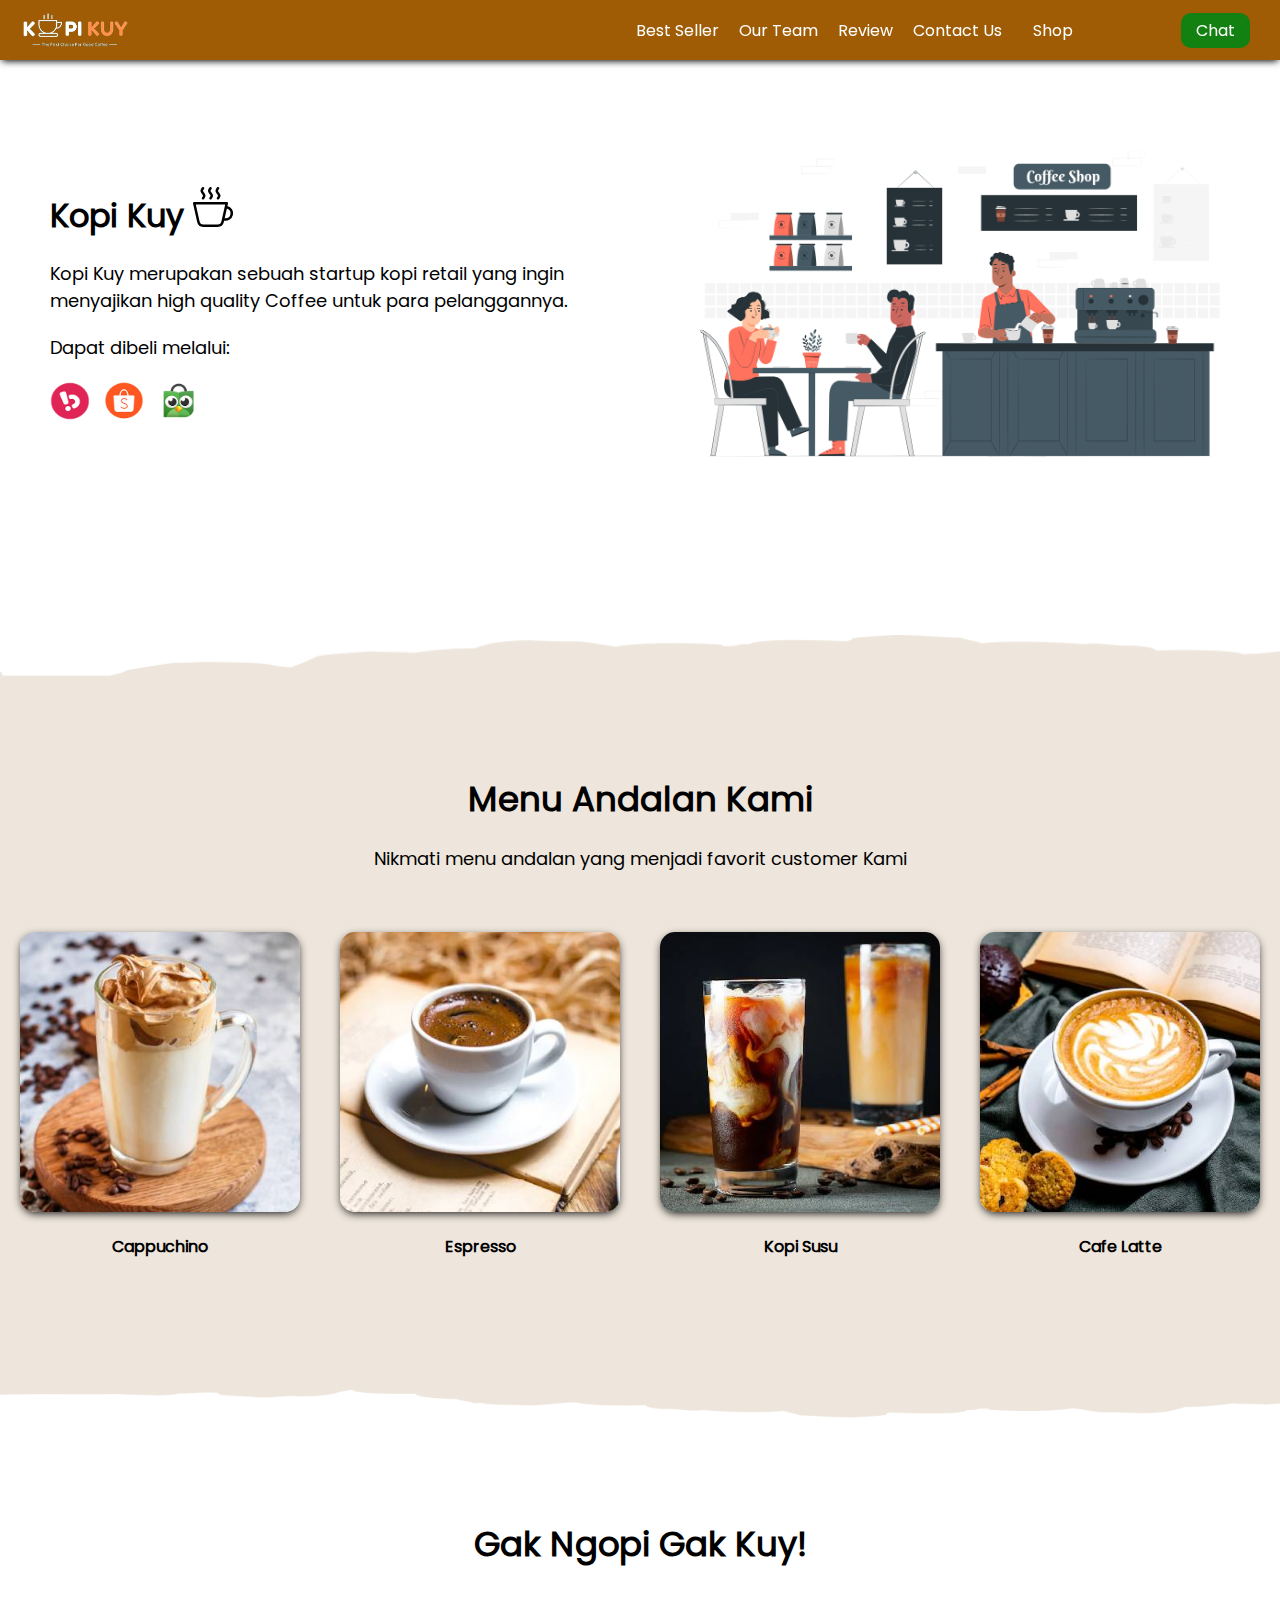
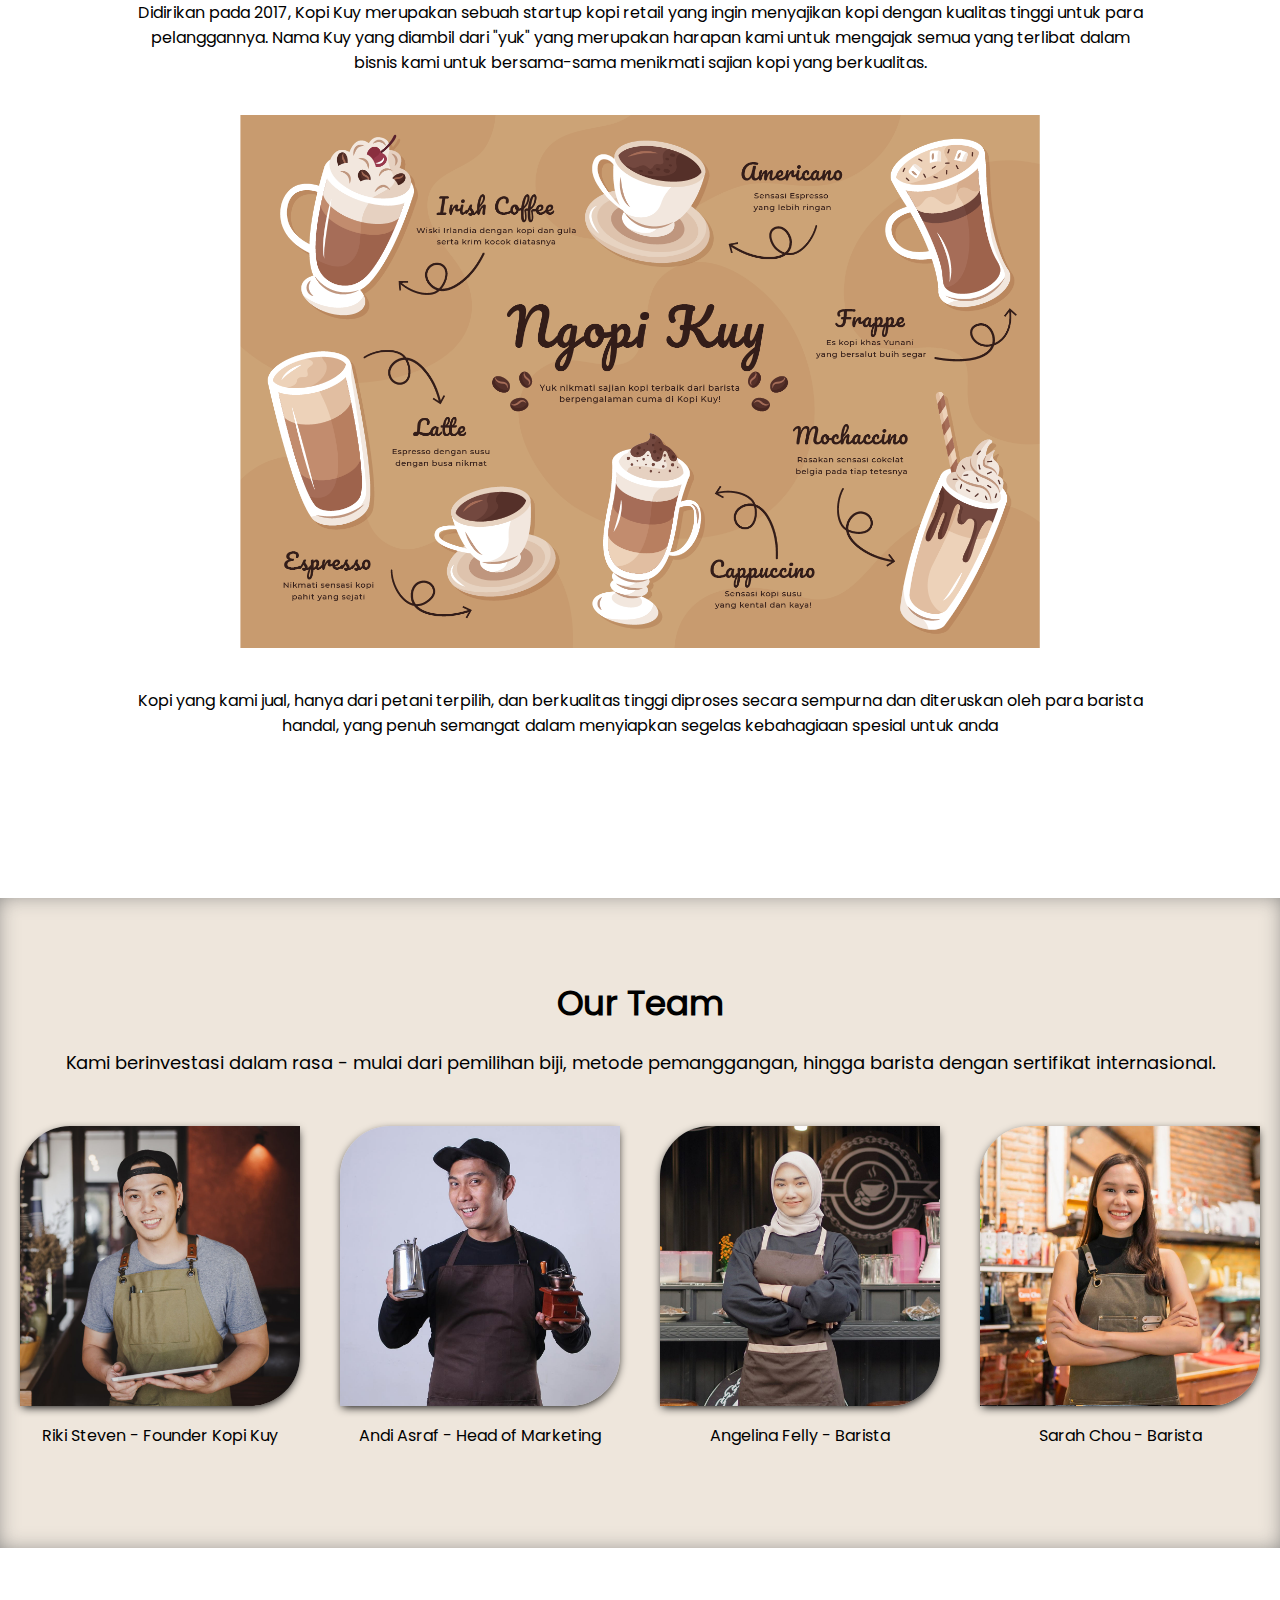
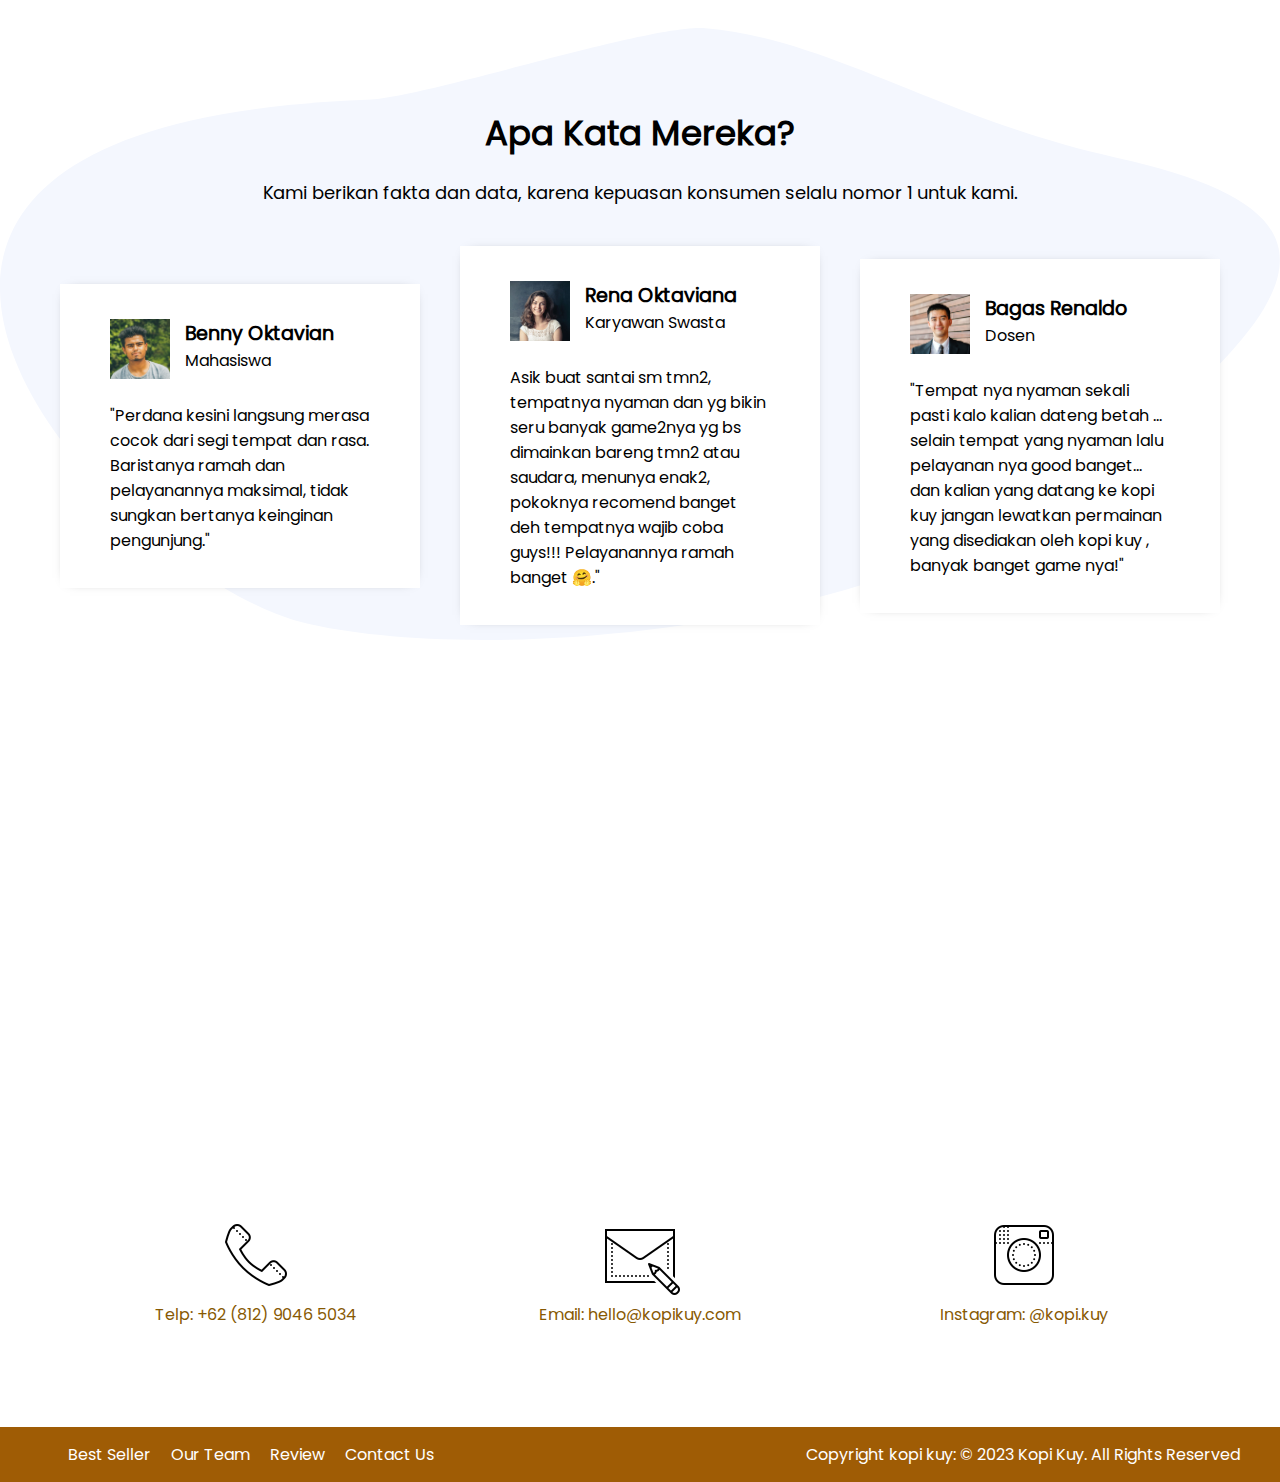
<file: index.html>
<!DOCTYPE html>
<html lang="id">
  <head>
    <meta charset="UTF-8" />
    <meta http-equiv="X-UA-Compatible" content="IE=edge" />
    <meta name="viewport" content="width=device-width, initial-scale=1.0" />
    <link rel="shortcut icon" href="images/favicon.ico" type="image/x-icon" />
    <title>Kopi Kuy</title>
    <link rel="stylesheet" href="css/style.css" />
  </head>

  <body>
    <nav>
      <img class="logo" src="images/logo/logo_kuy.png" />
      <div class="navigasi">
        <a href="#best-seller">Best Seller</a>
        <a href="#our-team">Our Team</a>
        <a href="#review">Review</a>
        <a href="#contact-us">Contact Us</a>
      </div>
      <a class="shop" href="produk.html">Shop</a>
      <a
        class="chat"
        href="https://wa.me/6283845529777?text=Saya ingin bertanya"
        target="_blank"
        >Chat</a
      >
    </nav>

    <!-- Tulis Kode HTML / <header> Setelah baris di bawah ini (baris 28) -->

    <header>
      <div class="kiri">
        <h1>Kopi Kuy <img src="images/icon/icon_kopi.svg" alt="" /></h1>
        <p>
          Kopi Kuy merupakan sebuah startup kopi retail yang ingin menyajikan
          high quality Coffee untuk para pelanggannya.
        </p>
        <p>Dapat dibeli melalui:</p>
        <div class="olshop">
          <img src="images/logo/logo_bukalapak.png" alt="" />
          <img src=" images/logo/logo_shopee.png" alt="" />
          <img src="images/logo/logo_tokopedia.png" alt="" />
        </div>
      </div>
      <div class="kanan">
        <img src=" images/header/header3.png " alt="" />
      </div>
    </header>

    <section class="best-seller" id="best-seller">
      <h2>Menu Andalan Kami</h2>
      <p>Nikmati menu andalan yang menjadi favorit customer Kami</p>
      <div class="produk">
        <img src="images/produk/product_capuchino.jpg" alt="" />
        <p>Cappuchino</p>
      </div>
      <div class="produk">
        <img src="images/produk/product_espresso.jpg" alt="" />
        <p>Espresso</p>
      </div>
      <div class="produk">
        <img src="images/produk/product_kopi_susu.jpg" alt="" />
        <p>Kopi Susu</p>
      </div>
      <div class="produk">
        <img src="  images/produk/product_latte.jpg" alt="" />
        <p>Cafe Latte</p>
      </div>
    </section>

    <section class="about-us" id="about-us">
      <h2>Gak Ngopi Gak Kuy!</h2>
      <p>
        Didirikan pada 2017, Kopi Kuy merupakan sebuah startup kopi retail yang
        ingin menyajikan kopi dengan kualitas tinggi untuk para pelanggannya.
        Nama Kuy yang diambil dari "yuk" yang merupakan harapan kami untuk
        mengajak semua yang terlibat dalam bisnis kami untuk bersama-sama
        menikmati sajian kopi yang berkualitas.
      </p>

      <img src="images/about-us/aset_kopi_jumbo.png" alt="" />
      <p>
        Kopi yang kami jual, hanya dari petani terpilih, dan berkualitas tinggi
        diproses secara sempurna dan diteruskan oleh para barista handal, yang
        penuh semangat dalam menyiapkan segelas kebahagiaan spesial untuk anda
      </p>
    </section>

    <section class="our-team" id="our-team">
      <h2>Our Team</h2>
      <p>
        Kami berinvestasi dalam rasa - mulai dari pemilihan biji, metode
        pemanggangan, hingga barista dengan sertifikat internasional.
      </p>
      <div class="team">
        <img src="images/team/team1.jpg" alt="" />
        <p>Riki Steven - Founder Kopi Kuy</p>
      </div>
      <div class="team">
        <img src="images/team/team2.jpg" alt="" />
        <p>Andi Asraf - Head of Marketing</p>
      </div>
      <div class="team">
        <img src="images/team/team3.jpg" alt="" />
        <p>Angelina Felly - Barista</p>
      </div>
      <div class="team">
        <img src="images/team/team4.jpg" alt="" />
        <p>Sarah Chou - Barista</p>
      </div>
    </section>

    <section class="review" id="review">
      <h2>Apa Kata Mereka?</h2>
      <p>
        Kami berikan fakta dan data, karena kepuasan konsumen selalu nomor 1
        untuk kami.
      </p>
      <div class="testimoni">
        <img src="images/customer/customer1.jpg" alt="" />
        <div class="profile">
          <h3>Benny Oktavian</h3>
          <p>Mahasiswa</p>
        </div>
        <p>
          "Perdana kesini langsung merasa cocok dari segi tempat dan rasa.
          Baristanya ramah dan pelayanannya maksimal, tidak sungkan bertanya
          keinginan pengunjung."
        </p>
      </div>
      <div class="testimoni">
        <img src="images/customer/customer2.jpg" alt="" />
        <div class="profile">
          <h3>Rena Oktaviana</h3>
          <p>Karyawan Swasta</p>
        </div>
        <p>
          Asik buat santai sm tmn2, tempatnya nyaman dan yg bikin seru banyak
          game2nya yg bs dimainkan bareng tmn2 atau saudara, menunya enak2,
          pokoknya recomend banget deh tempatnya wajib coba guys!!! Pelayanannya
          ramah banget 🤗."
        </p>
      </div>
      <div class="testimoni">
        <img src="images/customer/customer3.jpg" alt="" />
        <div class="profile">
          <h3>Bagas Renaldo</h3>
          <p>Dosen</p>
        </div>
        <p>
          "Tempat nya nyaman sekali pasti kalo kalian dateng betah ... selain
          tempat yang nyaman lalu pelayanan nya good banget... dan kalian yang
          datang ke kopi kuy jangan lewatkan permainan yang disediakan oleh kopi
          kuy , banyak banget game nya!"
        </p>
      </div>
    </section>

    <section class="contact-us" id="contact-us">
      <iframe
        src="https://www.google.com/maps/embed?pb=!1m14!1m8!1m3!1d7932.741866032694!2d106.668581!3d-6.214715!3m2!1i1024!2i768!4f13.1!3m3!1m2!1s0x2e69f9912c7f297b%3A0xe5a3a671dae861ab!2sKopi%20kuy!5e0!3m2!1sid!2sid!4v1680617229460!5m2!1sid!2sid"
        allowfullscreen=""
        loading="lazy"
        referrerpolicy="no-referrer-when-downgrade"
      ></iframe>
      <div class="kontak">
        <img src="images/icon/icon_phone.png" alt="" />
        <p>Telp: +62 (812) 9046 5034</p>
      </div>
      <div class="kontak">
        <img src="images/icon/icon_mail.png" alt="" />
        <p>Email: hello@kopikuy.com</p>
      </div>
      <div class="kontak">
        <img src="images/icon/icon_instagram.png" alt="" />
        <p>Instagram: @kopi.kuy</p>
      </div>
    </section>

    <footer>
      <div class="navigasi">
        <a href="#">Best Seller</a>
        <a href="#">Our Team</a>
        <a href="#">Review</a>
        <a href="#">Contact Us</a>
      </div>
      <p>Copyright kopi kuy: © 2023 Kopi Kuy. All Rights Reserved</p>
    </footer>
    <!--
        Kode HTML tidak boleh lewat dari batas ini
        Pastikan setiap section di tutup
        misalnya kode <section class="best-seller"> harus ada
        di bawah kode </header> (perhatikan ada garis miringnya
        dan setiap section harus setelah kode </section>
        jangan menulis <section> di dalam <section>
    -->
  </body>
</html>
</file>
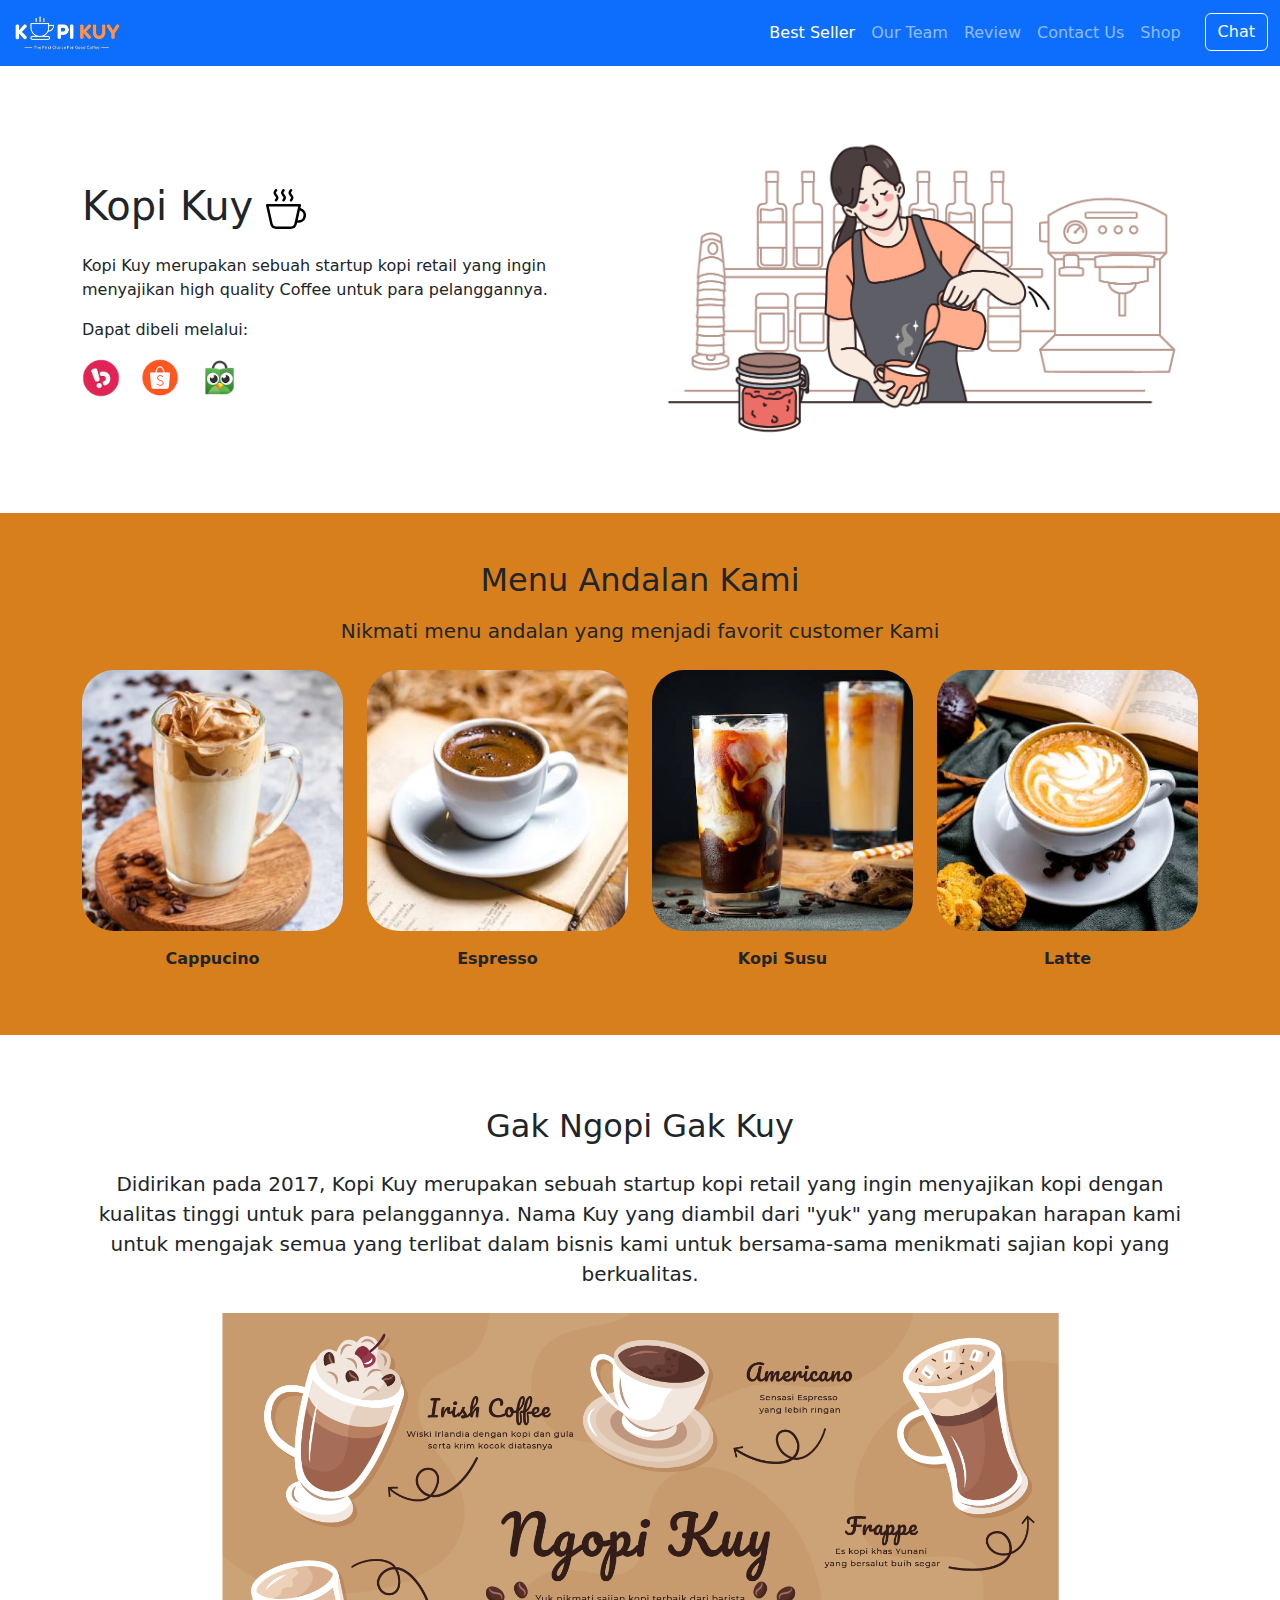
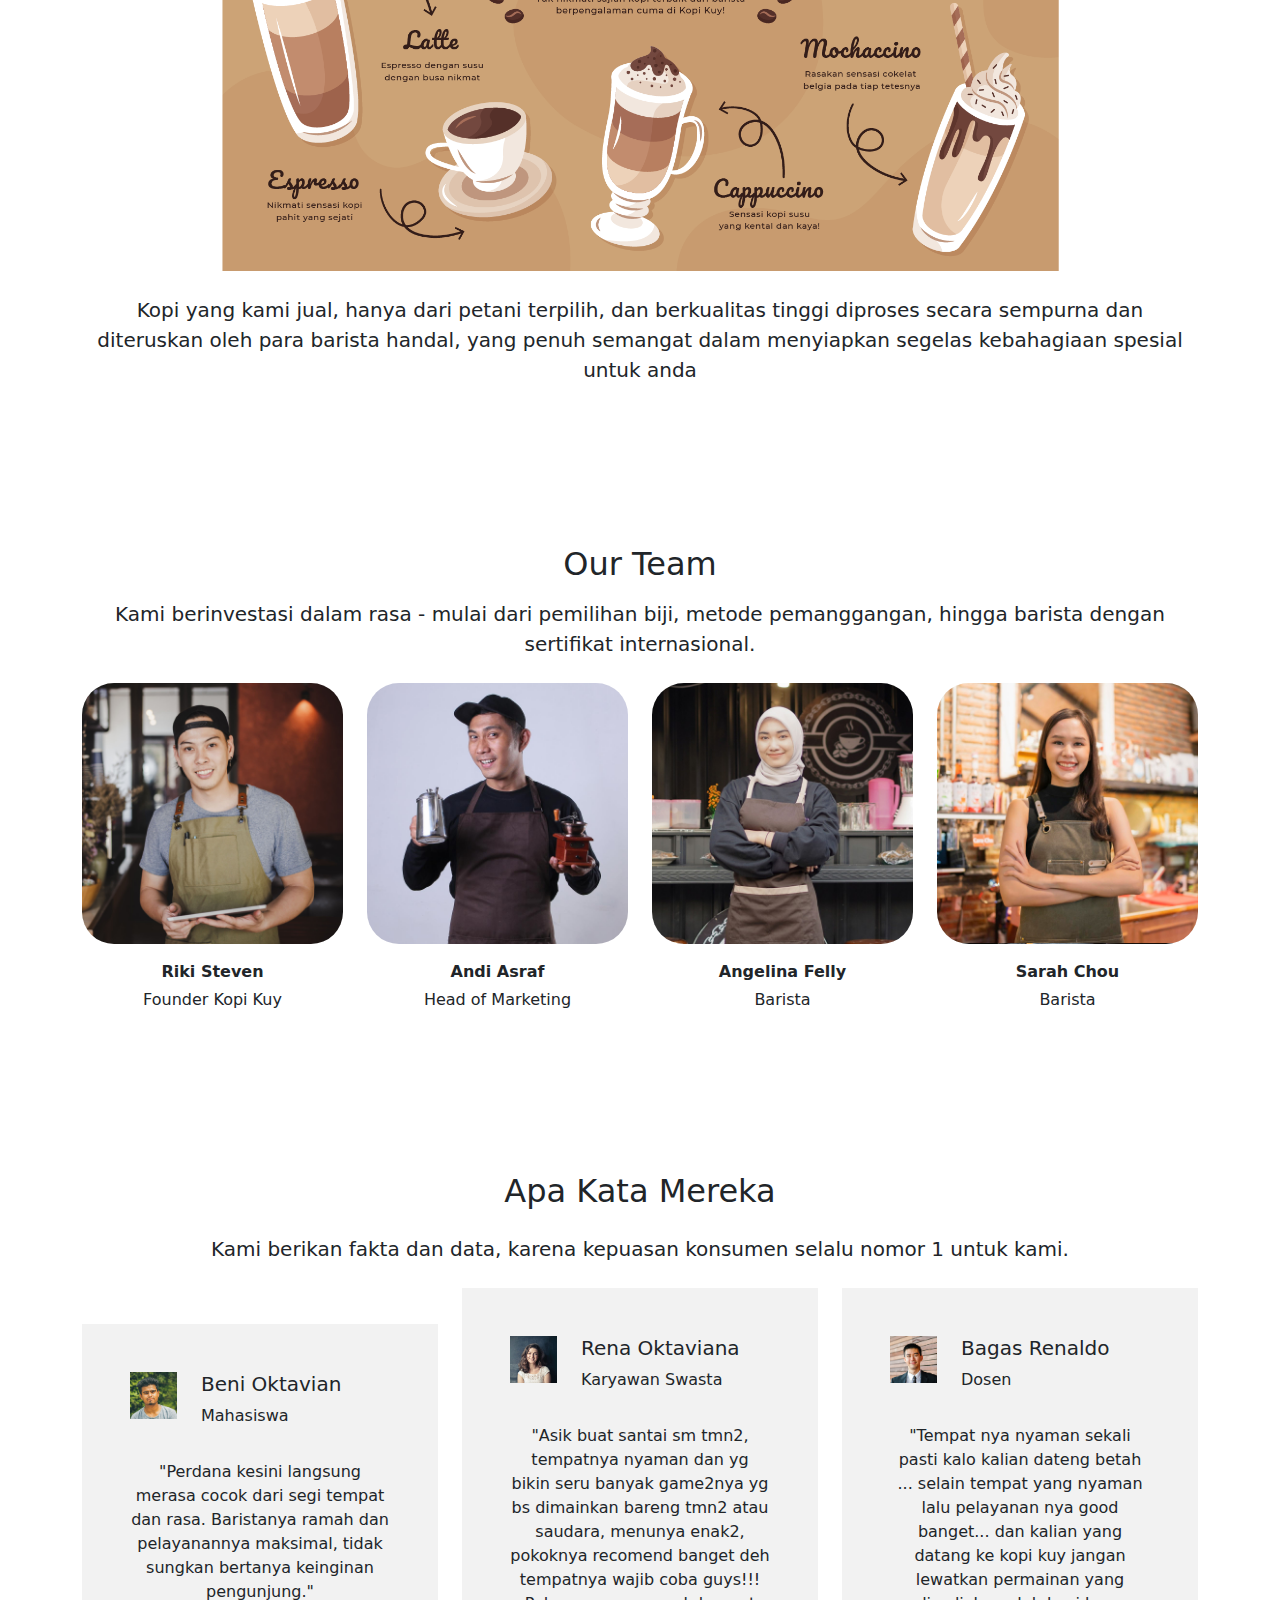
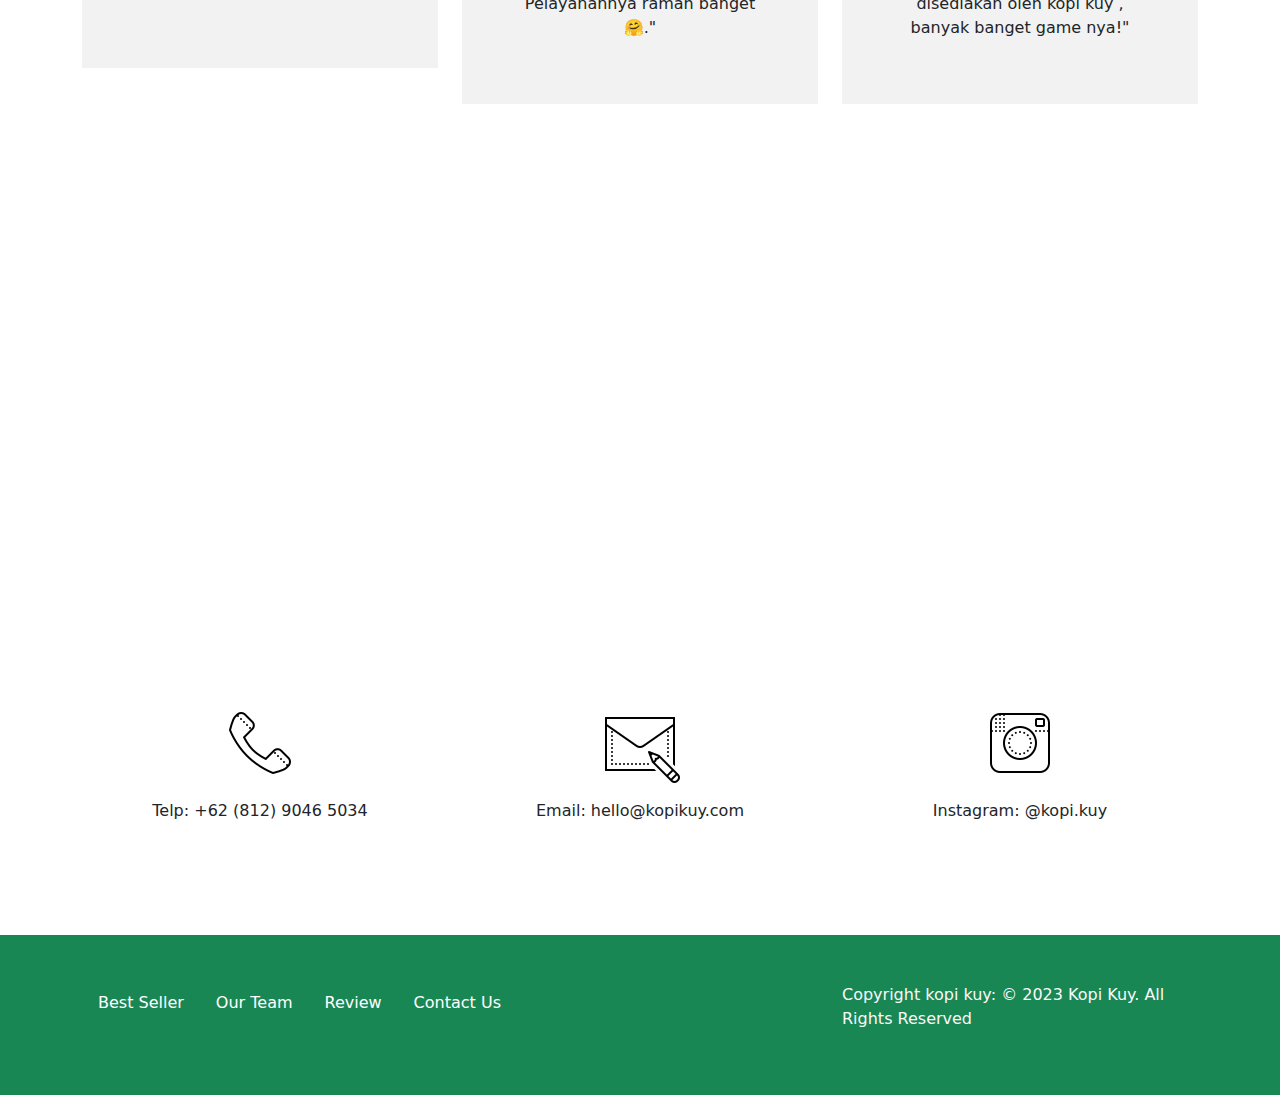
<file: index2.html>
<!doctype html>
<html lang="en">
  <head>
    <meta charset="utf-8">
    <meta name="viewport" content="width=device-width, initial-scale=1">
    <title>Bootstrap demo</title>
    <link rel="stylesheet" href="vendor/bootstrap/bootstrap.min.css">
    <script src="vendor/bootstrap/bootstrap.bundle.min.js"></script>
    <style>
      #best-seller{
        background-color: rgb(214, 127, 28);
      }
      .bg-abu{
        background-color: rgb(242, 242, 242);

      }
      @media(max-width:600px){
        header{
            text-align: center;
        }
      }
    </style>
  <body>
    <nav class="navbar navbar-expand-lg bg-primary navbar-dark">
      <div class="container-fluid">
        <a class="navbar-brand" href="#">
          <img src="images/logo/logo_kuy.png" height="40" alt="">
        </a>
        <button class="navbar-toggler" type="button" data-bs-toggle="collapse" data-bs-target="#navbarSupportedContent" aria-controls="navbarSupportedContent" aria-expanded="false" aria-label="Toggle navigation">
          <span class="navbar-toggler-icon"></span>
        </button>
        <div class="collapse navbar-collapse" id="navbarSupportedContent">
          <ul class="navbar-nav ms-auto mb-2 mb-lg-0">
            <li class="nav-item">
              <a class="nav-link active" href="#best-seller">Best Seller</a>
            </li>
            <li class="nav-item">
              <a class="nav-link" href="#our-team">Our Team</a>
            </li>
            <li class="nav-item">
              <a class="nav-link" href="#review">Review</a>
            </li>
            <li class="nav-item">
              <a class="nav-link" href="#contact-us">Contact Us</a>
            </li>
            <li class="nav-item me-3">
              <a class="nav-link" href="produk.html">Shop</a>
            </li>
            <li class="nav-item ms-auto" >
              <a class="btn btn-outline-light" href="produk.html">Chat</a>
            </li> 
          </ul>
          
        </div>
      </div>
    </nav>

    <header>
      <div class="container py-5">
        <div class="row align-items-center">
          <div class="col-md-6">
            <h1 class="mb-4">Kopi Kuy <img src="images/icon/icon_kopi.svg" alt=""></h1>
            <p>
              Kopi Kuy merupakan sebuah startup kopi retail yang ingin menyajikan
              high quality Coffee untuk para pelanggannya.
            </p>
            <p>Dapat dibeli melalui:</p>
            <div class="olshop">
              <img class="me-3" height="40" src="images/logo/logo_bukalapak.png" alt="" />
              <img class="me-3" height="40" src=" images/logo/logo_shopee.png" alt="" />
              <img class="me-3" height="40" align-item-center src="images/logo/logo_tokopedia.png" alt="" />
            </div>
          </div>
          <div class="col-md-6">
            <img class="img-fluid" src="images/header/header1.png" alt="">
          </div>
        </div>
      </div>
    </header>
    
    <section id="best-seller" class="py-5">
      <div class="container text-center">
        <h2 class="mb-3">Menu Andalan Kami</h2>
        <p class="fs-5 mb-4">Nikmati menu andalan yang menjadi favorit customer Kami</p>

        <div class="row">
          <div class="col-lg-3 col-md-4 col-sm-6">
            <img class="img-fluid rounded-5 mb-3" src="images/produk/product_capuchino.jpg" alt="">
            <p class="fw-bold">Cappucino</p>
          </div>
          <div class="col-lg-3 col-md-4 col-sm-6">
            <img class="img-fluid rounded-5 mb-3" src="images/produk/product_espresso.jpg" alt="">
            <p class="fw-bold">Espresso</p>
          </div>
          <div class="col-lg-3 col-md-4 col-sm-6">
            <img class="img-fluid rounded-5 mb-3" src="images/produk/product_kopi_susu.jpg" alt="">
            <p class="fw-bold">Kopi Susu</p>
          </div>
          <div class="col-lg-3 col-md-4 col-sm-6">
            <img class="img-fluid rounded-5 mb-3" src="images/produk/product_latte.jpg" alt="">
            <p class="fw-bold">Latte</p>
          </div>
        </div>
      </div>
    </section>
    

    <section id="about-us" class="py-5 text-center my-4">
      <div class="container">
        <h2 class="mb-4">Gak Ngopi Gak Kuy</h2>
        <p class="fs-5 mb-4">Didirikan pada 2017, Kopi Kuy merupakan sebuah startup kopi retail 
          yang ingin menyajikan kopi dengan kualitas tinggi untuk para pelanggannya. 
          Nama Kuy yang diambil dari "yuk" yang merupakan harapan kami untuk mengajak semua 
          yang terlibat dalam bisnis kami untuk bersama-sama menikmati sajian kopi yang berkualitas.</p>
          <img class="w-75" src="images/about-us/aset_kopi_jumbo.png" alt="">
          <p class="fs-5 mt-4"> Kopi yang kami jual, hanya dari petani terpilih, dan berkualitas tinggi diproses 
            secara sempurna dan diteruskan oleh para barista handal, yang penuh semangat 
            dalam menyiapkan segelas kebahagiaan spesial untuk anda</p>
      </div>
    </section>

    <section id="our-team" class="py-5 my-5">
      <div class="container text-center">
        <h2 class="mb-3">Our Team</h2>
        <p class="fs-5 mb-4">Kami berinvestasi dalam rasa - mulai dari pemilihan biji, metode pemanggangan, 
          hingga barista dengan sertifikat internasional.</p>

        <div class="row">
          <div class="col-lg-3 col-md-4 col-sm-6">
            <img class="img-fluid rounded-5 mb-3" src="images/team/team1.jpg" alt="">
            <p class="fw-bold mb-1">Riki Steven</p>
            <p>Founder Kopi Kuy </p>
          </div>
          <div class="col-lg-3 col-md-4 col-sm-6">
            <img class="img-fluid rounded-5 mb-3" src="images/team/team2.jpg" alt="">
            <p class="fw-bold fw-bold mb-1">Andi Asraf</p>
            <p>Head of Marketing</p>
          </div>
          <div class="col-lg-3 col-md-4 col-sm-6">
            <img class="img-fluid rounded-5 mb-3" src="images/team/team3.jpg" alt="">
            <p class="fw-bold fw-bold mb-1">Angelina Felly</p>
            <p>Barista</p>
          </div>
          <div class="col-lg-3 col-md-4 col-sm-6">
            <img class="img-fluid rounded-5 mb-3" src="images/team/team4.jpg" alt="">
            <p class="fw-bold fw-bold mb-1">Sarah Chou</p>
            <p>Barista</p>
          </div>
        </div>
      </div>
    </section>

    <section id="review" class="py-5 text-center my-4">
      <div class="container">
        <h2 class="mb-4">Apa Kata Mereka</h2>
        <p class="fs-5 mb-4">Kami berikan fakta dan data, karena kepuasan konsumen selalu nomor 1 untuk kami.</p>
        <div class="row align-items-center">
          <div class="col-md-4 mb-4">
            <div class="testimoni text-start bg-abu p-5">
              <div class="row">
                <div class="col-3">
                  <img class="img-fluid" src="images/customer/customer1.jpg" alt="">
                </div>
                <div class="col-9">
                  <h5>Beni Oktavian</h5>
                  <p>Mahasiswa</p>
                </div>
              </div>
              <p class="mt-3 text-center">"Perdana kesini langsung merasa cocok dari segi tempat dan rasa. 
                Baristanya ramah dan pelayanannya maksimal, tidak sungkan bertanya keinginan pengunjung."
            </p>
            </div>
          </div>

          <div class="col-md-4 mb-4">
            <div class="testimoni text-start bg-abu p-5">
              <div class="row">
                <div class="col-3">
                  <img class="img-fluid" src="images/customer/customer2.jpg" alt="">
                </div>
                <div class="col-9">
                  <h5>Rena Oktaviana </h5>
                  <p>Karyawan Swasta</p>
                </div>
              </div>
              <p class="mt-3 text-center">"Asik buat santai sm tmn2, tempatnya nyaman dan yg bikin seru banyak game2nya 
                yg bs dimainkan bareng tmn2 atau saudara, menunya enak2, pokoknya recomend 
                banget deh tempatnya wajib coba guys!!! Pelayanannya ramah banget 🤗."
            </p>
            </div>
          </div>

          <div class="col-md-4 mb-4">
            <div class="testimoni text-start bg-abu p-5">
              <div class="row">
                <div class="col-3">
                  <img class="img-fluid" src="images/customer/customer3.jpg" alt="">
                </div>
                <div class="col-9">
                  <h5>Bagas Renaldo</h5>
                  <p>Dosen</p>
                </div>
              </div>
              <p class="mt-3 text-center">"Tempat nya nyaman sekali pasti kalo kalian dateng betah ... 
                selain tempat yang nyaman lalu pelayanan nya good banget... 
                dan kalian yang datang ke kopi kuy jangan lewatkan permainan yang disediakan 
                oleh kopi kuy , banyak banget game nya!"
        
            </div>
          </div>
        </div>
      </div>
    </section>

    <section id="contact-us " class="py-5 my-5">
      <iframe class="w-100" height="400" src="https://www.google.com/maps/embed?pb=!1m14!1m8!1m3!1d7932.741866032694!2d106.668581!3d-6.214715!3m2!1i1024!2i768!4f13.1!3m3!1m2!1s0x2e69f9912c7f297b%3A0xe5a3a671dae861ab!2sKopi%20kuy!5e0!3m2!1sid!2sid!4v1680617229460!5m2!1sid!2sid"
      allowfullscreen="" loading="lazy" referrerpolicy="no-referrer-when-downgrade"></iframe>
      <div class="container">
        <div class="row justify-content-center text-center">
          <div class="col-6 col-md-4">
            <img src="images/icon/icon_phone.png" class="img-fluid mt-4 mb-3" alt="">
            <p>Telp: +62 (812) 9046 5034</p>
          </div>
          <div class="col-6 col-md-4">
            <img src="images/icon/icon_mail.png" class="img-fluid mt-4 mb-3" alt="">
            <p>Email: hello@kopikuy.com </p>
          </div>
          <div class="col-6 col-md-4">
            <img src="images/icon/icon_instagram.png" class="img-fluid mt-4 mb-3" alt="">
            <p>Instagram: @kopi.kuy</p>
          </div>
        </div>
      </div>
      
    </section>
    
    <footer class="py-5 mt-5 bg-success">
      <div class="container">
        <div class="row">
          <div class="col-md-8">
            <ul class="nav">
              <li class="nav-item">
                <a class="nav-link active" href="#best-seller">Best Seller</a>
              </li>
              <li class="nav-item">
                <a class="nav-link" href="#our-team">Our Team</a>
              </li>
              <li class="nav-item">
                <a class="nav-link" href="#review">Review</a>
              </li>
              <li class="nav-item">
                <a class="nav-link" href="#contact-us">Contact Us</a>
              </li>
            </ul>
          </div>
          <div class="col-md-4">
            <p class="text-light">Copyright kopi kuy: © 2023 Kopi Kuy. All Rights Reserved</p>
          </div>
        </div>
      </div>
    </footer>
</html>
</file>
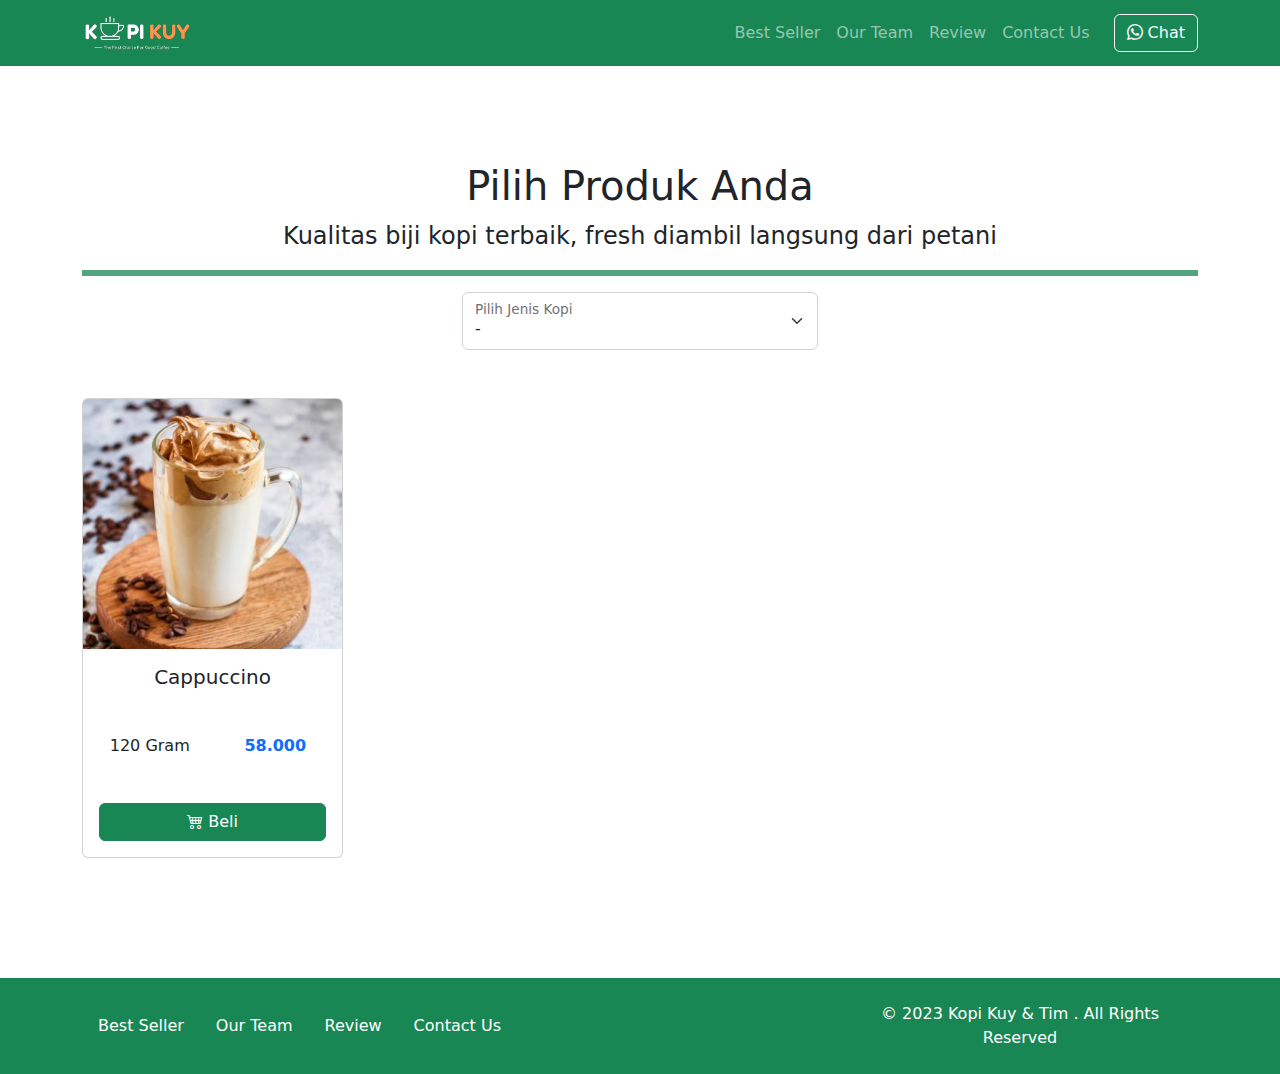
<file: produk.html>
<!DOCTYPE html>
<html lang="id">

<head>
    <meta charset="UTF-8">
    <meta http-equiv="X-UA-Compatible" content="IE=edge">
    <meta name="viewport" content="width=device-width, initial-scale=1.0">
    <link rel="shortcut icon" href="images/favicon/favicon.ico" type="image/x-icon">
    <title>Produk</title>
    <link rel="shortcut icon" href="images/favicon.ico" type="image/x-icon">
    <link rel="stylesheet" href="vendor/bootstrap/bootstrap.min.css">
    <link rel="stylesheet" href="vendor/bootstrap/bootstrap-icons.css">
    <script src="vendor/bootstrap/bootstrap.bundle.min.js"></script>
    <script src="js/jquery-3.6.3.min.js"></script>
    <style>
        /* tulis kode CSS internal di bawah sini */
        section{
            min-height: 80vh;
        }
        nav{
            background-color: rgb(6,94,67);
        }
        .bg-cokelat{
            background-color: rgb(138,62,12);

        }
        .border-cokelat{
            background-color: rgb(138,62,12) !important;
        }
        .card img{
            height: 250px;
            object-fit: cover;
        }
        .card h5.card-tittle{
            height: 50px;
        }


        /* Batas Akhir penulisan kode CSS internal */
    </style>
</head>

<body>
    <!-- Tulis Kode Bootstrap Di Bawah Sini -->

    <nav class="navbar sticky-top navbar-dark bg-success navbar-expand-lg bisadicopy">
        <div class="container">
            <a class="navbar-brand" href="index.html">
                <img src="images/logo/logo_kuy.png" height="40" alt="image">
            </a>
            <button class="navbar-toggler" type="button" data-bs-toggle="collapse" data-bs-target="#navbarNav11"
                aria-controls="navbarNav11" aria-expanded="false" aria-label="Toggle navigation">
                <span class="navbar-toggler-icon"></span>
            </button>
            <div class="collapse navbar-collapse" id="navbarNav11">
                <ul class="navbar-nav ms-auto">
                    <li class="nav-item">
                        <a class="nav-link" href="index.html#best-seller">Best Seller</a>
                    </li>
                    <li class="nav-item">
                        <a class="nav-link" href="index.html#our-team">Our Team</a>
                    </li>
                    <li class="nav-item">
                        <a class="nav-link" href="index.html#review">Review</a>
                    </li>
                    <li class="nav-item">
                        <a class="nav-link" href="index.html#contact-us">Contact Us</a>
                    </li>
                </ul>
                <a target="_blank" class="btn btn-outline-light ms-md-3"
                    href="https://wa.me/6281291551234?text=halo kopi kuy saya mau pesan"><i class="bi bi-whatsapp"></i>
                    Chat</a>
            </div>
        </div>
    </nav>

    <section class="riki-block produk text-center my-5 py-5">
        <div class="container">
            <h1>Pilih Produk Anda</h1>
            <p class="fs-4">Kualitas biji kopi terbaik, fresh diambil langsung dari petani</p>
            <hr class="border border-success border-3 opacity-75">

            <!-- Ini Untuk Select -->
            <div class="row justify-content-center">
                <div class="col-md-4">
                    <div class="form-floating">
                        <select class="form-select" id="select_kopi">
                            <option selected disabled>-</option>
                            <option value="arabica">Arabica</option>
                            <option value="robusta">Robusta</option>
                            <option value="nonkopi">Non Kopi</option>
                        </select>
                        <label for="select_kopi">Pilih Jenis Kopi</label>
                    </div>
                </div>
            </div>


            </>
            <div id="baris_produk" class="row row-cols-1 row-cols-sm-2 row-cols-md-3 row-cols-lg-4 text-center mt-5">
                <div class="col mb-4">
                    <div class="card">
                        <img src="images/produk/product_capuchino.jpg" class="card-img-top" alt="...">
                        <div class="card-body">
                            <h5 class="card-title">Cappuccino</h5>
                            <div class="row hargasize my-4">
                                <div class="col">
                                    120 Gram
                                </div>
                                <div class="col fw-bold text-primary">
                                    58.000
                                </div>
                            </div>
                            <a href="#" class="btn btn-success w-100"><i class="bi bi-cart4"></i> Beli</a>
                        </div>
                    </div>
                </div>
                



            </div>
        </div>
    </section>

    <footer class="riki-block footer-small py-4 bg-success">
        <div class="container">
            <div class="row align-items-center">
                <div class="col-12 col-md-8">
                    <ul class="nav justify-content-center justify-content-md-start">
                        <li class="nav-item">
                            <a class="nav-link" href="index.html#best-seller">Best Seller</a>
                        </li>
                        <li class="nav-item">
                            <a class="nav-link" href="index.html#our-team">Our Team</a>
                        </li>
                        <li class="nav-item">
                            <a class="nav-link" href="index.html#review">Review</a>
                        </li>
                        <li class="nav-item">
                            <a class="nav-link" href="index.html#contact-us">Contact Us</a>
                        </li>
                    </ul>
                </div>

                <div class="col-12 col-md-4 mt-4 mt-md-0 text-center text-md-right">
                    &copy; 2023 Kopi Kuy &amp; Tim . All Rights Reserved
                </div>
            </div>
        </div>
    </footer>


    <!-- Batas Akhir penulisan kode Bootstrap -->
    <script>
        /* Tulis Javascript Di bawah Sini */
        var sumber = "https://rikikurnia.com/prakerja/api/kopi"
        var sumber2 = "data.json"

        select_kopi.onchange = function(){
            var dipilih = select_kopi.value
            console.log(dipilih)
            ambilData(dipilih)
        }
        function ambilData(dipilih){
            var template = ""
            $.getJSON(sumber2).then(function(data){
                var data_kopi = data[dipilih]
                console.log(data_kopi)
                data_kopi.forEach(item => {
                    template += `<div class="col mb-4">
                        <div class="card">
                            <img src="${item.foto}" class="card-img-top" alt="...">
                            <div class="card-body">
                                <h5 class="card-title">${item.nama}</h5>
                                <div class="row hargasize my-4">
                                    <div class="col">
                                        ${item.size}
                                    </div>
                                    <div class="col fw-bold text-primary">
                                        ${item.harga}
                                    </div>
                                </div>
                                <a target="_blank" href="${item.link}" class="btn btn-success w-100"><i class="bi bi-cart4"></i> Beli</a>
                            </div>
                        </div>
                    </div>`
                })
                baris_produk.innerHTML = template
            })
        }

        /* Batas Akhir penulisan kode Javascript */
    </script>
</body>

</html>
</file>
<file: css/style.css>
/* Kode * di bawah ini untuk mereset tampilan setiap web browser supaya seragam */

* {
   box-sizing: border-box;
   margin: 0;
   padding: 0;
}

html {
   /* scroll-behavior: smooth agar scroll ketika klik pada navigasi menjadi halus */
   scroll-behavior: smooth;
}

/* 
Kode di bawah ini untuk mengatur nav sampai footer agar memiliki tampilan flexibel
selengkapnya akan di bahas di hari ke 3
*/

nav,
header,
section,
footer {
   /* 
      display: flex memiliki pengaturan yang dapat mengatur agar elemen
      di dalamnya memiliki ukuran yang fleksibel
      digunakan saat ada elemen yang isinya lebih dari satu kolom
   */
   display: flex;
   /* 
      align-items: center mengatur elemen di dalamnya rata tengah vertikal
   */
   align-items: center;

   /* 
      justify-content: center mengatur elemen di dalamnya rata tengah horizontal
   */
   justify-content: center;

   /* 
      flex-wrap: wrap mengatur agar jika lebar elemen berlebih, maka elemen
      akan otomatis diletakan di baris baru (tidak dipaksakan di satu baris)
   */
   flex-wrap: wrap;
}



/* 
Kode @font-face untuk menginstall font ke dalam Website 
src adalah untuk lokasi fontnya, font dapat di cari di website https://fonts.google.com/
dengan memberi nama family, maka kita mendaftarkan font tersebut ke dalam website
*/

@font-face {
   src: url(../fonts/poppins.woff2);
   font-family: 'Poppins';
}

body {
   /* 
   mendaftarkan semua teks pada body menjadi family Poppins 
   kenapa pada body? karena elemen body membungkus semua elemen dari nav section sampai footer
   */
   font-family: 'Poppins';
}

/*
Misalnya ada font dari google yang bernama Irish Grover yang berada di:
https://fonts.gstatic.com/s/irishgrover/v23/buExpoi6YtLz2QW7LA4flVgv__RP.woff2

maka bisa coba copy kode berikut untuk menginstall font tadi:

@font-face {
  font-family: 'Irish Grover';
  font-style: normal;
  font-weight: 400;
  src: url(https://fonts.gstatic.com/s/irishgrover/v23/buExpoi6YtLz2QW7LA4flVgv__RP.woff2) format('woff2');
}

Jika kode di atas sudah di copy
Nanti pada element yang ingin menggunakan font Irish Grover Tadi, tinggal diganti font-familynya
misal mau mengganti h1 dan h2 maka kodenya sebagai berikut:

h1,h2 {
   font-family: 'Irish Grover';
}

*/


a {
   /* menghilangkan garis bawah pada link */
   text-decoration: none;

   /* 
   color: adalah untuk mengganti warna tulisan.
   color:unset digunakan pada a untuk menghilangkan warna bawaan pada link (biasanya warna biru) 
   */
   color: unset;
}

h2 {
   /* mengatur ukuran huruf ke 34 pixel */
   font-size: 34px;
}

h3 {
   /* mengatur ukuran huruf ke 1.2rem */
   font-size: 1.2rem;
}

h1,
h2,
h3 {
   /* mengatur tebal huruf bisa bold, normal*/
   font-weight: bold;
}

img {
   /* 
      kode max-width artinya lebar maksimal
      mengatur agar semua elemen img memiliki lebar maksimal 100% agar
      besar gambar tidak melebihi layar ataupun elemen pembungkus
   */
   max-width: 100%;
}

/* Navigasi */

nav {
   /* 
   background-color mengatur warna latar belakang 
   untuk pengguna hp, pergantian warna tidak bisa seperti vs code
   hanya dapat menggunakan warna bahasa inggris seperti: red, green, brown, purple dsb
   untuk pengguna vscode silahkan arahkan mouse ke kotak warna di bawah
   untuk mengganti warna sesuai keinginan
   */
   background-color: #9f5c05;

   /* box-shadow membuat efek bayangan */
   box-shadow: 0 3px 7px -2px #000;

   /* width mengatur lebar elemen. 100% agar lebarnya full dari kiri sampai kanan layar */
   width: 100%;

   /* 
   padding digunakan untuk memberi jarak ke dalam. 
   efeknya bila digunakan pada elemen yang memiliki warna latar akan membuat elemen tersebut 'gemuk'
   padding-top artinya jarak ke atas, nilai padding dapat berupa
   padding-top, padding-bottom, padding-left, padding-right
   */
   padding-top: 10px;
   padding-bottom: 10px;

   /* 
   position mengatur posisi elemen, position:fixed supaya elemen nav akan ikut menempel di atas layar
   saat kita scroll ke bawah. Jika ingin navigasi gak nempel, bisa menggunakan position:static;
   */
   position: fixed;

   /* Nilai z-index semakin besar, maka elemen akan semakin di depan */
   z-index: 500;
}

img.logo {
   /* height mengatur tinggi elemen */
   height: 40px;
   /* penjelasan margin mirip dengan padding, fungsinya untuk memberi jarak pada elemen */
   margin-left: 20px;
}

div.navigasi {
   margin-left: auto;
   margin-right: 15px;
}

nav a {
   color: #fff;
   padding-left: 8px;
   padding-right: 8px;
}

a.shop {
   margin-right: 100px;
}

a.chat {
   margin-right: 30px;
   background-color: rgb(18, 129, 18);
   color: #fff;
   padding-top: 5px;
   padding-right: 15px;
   padding-bottom: 5px;
   padding-left: 15px;
   border-radius: 10px;
}


/* 
   PERHATIKAN bahwa dalam mengatur elemen, nama elemen langsung ditulis
   sedangkan untuk mengatur class, dibutuhkan tanda titik (.) terlebih dulu
   img {} berarti seluruh elemen dengan tag img (<img src="....">), 
   sedangkan .img artinya hanya elemen dengan class img (<img class="img" src="...">) 
*/


/* HEADER */


header,
section {
   /*
    padding mengatur jarak ke dalam
    pada padding dan margin ditambahkan top / right / bottom / top 
    untuk mengatur jarak masing-masing 
   */
   padding-top: 80px;
   padding-bottom: 80px;

   /* margin mengatur jarak ke luar */
   margin-bottom: 80px;
}

/* penulisan CSS dapat digabung dengan beberapa elemen */
header div.kiri,
header div.kanan {
   /* width mengatur lebar elemen. 50% artinya setengah ukuran elemen pembungkus */
   width: 50%;
   padding: 50px;
}

header h1 {
   margin-bottom: 20px;
}

header p {
   /* font-size digunakan untuk mengatur ukuran huruf */
   font-size: 18px;
   margin-bottom: 20px;
}

div.olshop img {
   width: 40px;
   /* aspect-ratio:1 agar tinggi menyesuaikan width */
   aspect-ratio: 1;
   margin-right: 10px;
}

/* Best Seller */

section.best-seller {
   position: relative;

   /* background-color mengatur warna latar belakang elemen */
   background-color: #EEE6DC;

   /* text-align mengatur rata tulisan, bisa bernilai: left, right, center, justify */
   text-align: center;
}

/* 
terkait position, after, dan before memerlukan pemahaman mendalam
terkait layout pada CSS untuk dapat memahami secara penuh 
*/

section.best-seller::before,
section.best-seller::after {
   position: absolute;
   content: "";
   width: 100%;
   height: 76px;

   /* background-image untuk menambahkan gambar sebagai background */
   background-image: url(../images/background/garis-atas.png);

   /*background-size agar gambar latar menyesuaikan tinggi / lebar elemen */
   background-size: cover;

   top: -60px;
   left: 0;
}

section.best-seller::after {
   height: 60px;
   background-image: url(../images/background/garis-bawah.png);
   top: unset;
   bottom: -60px;
}

section.best-seller h2 {
   margin-bottom: 20px;
   width: 100%;
}

/* 
Penulisan section.best-seller > p berarti mengatur elemen p yang langsung
di bungkus oleh elemen <section class="best-seller">
aturan ini tidak berlaku untuk elemen <p> yang ada di dalam <div class="produk">
*/

section.best-seller>p {
   font-size: 18px;
   margin-bottom: 40px;
   width: 100%;
}

div.produk {
   /* 
      Penulisan padding dan margin seperti padding:20px ini penulisan singkat 
      yang berarti top, right, bottom, left nilainya sama, yaitu 20px 
   */
   padding: 20px;
   width: 25%;
}

div.produk img {
   /* transition membuat animasi transisi dari perubahan style, 0.3s berarti 0.3 detik */
   transition: all 0.3s ease;

   /* border-radius  Membuat sudut membulat */
   border-radius: 15px;

   /* box-shadow membuat efek bayangan */
   box-shadow: 0 3px 10px -2px #000;
}

/*

kode div.produk img:hover akan dijalankan saat mouse ada di atas elemen <img> yang ada
di dalam <div class="produk"> 
karena ada efek transition pada div.produk img 
maka akan menghasilkan efek animasi yang smooth

*/
div.produk img:hover {

   /* membuat transformasi, bisa berupa scale(1.05), rotate(180deg), translateY(-50px), dsb */
   transform: scale(0.9);
   border-radius: 50%;
}

div.produk p {
   margin-top: 15px;
   font-weight: bold;
}



/* About US */

section.about-us {
   /* max-width: 80%; mengatur lebar maksimal elemen tidak boleh melebihi 80% layar */
   max-width: 80%;

   /* margin-left dan margin-right auto akan membuat posisi elemen berada di tengah */
   margin-left: auto;
   margin-right: auto;
   text-align: center;
}

section.about-us h2 {
   margin-bottom: 30px;
   width: 100%;
}

section.about-us img {
   /* 
      Penulisan width: 800px dan max-width: 100% mengatur agar
      elemen memiliki lebar 800px namun tidak boleh melebihi 100% ukuran layar
   */
   width: 800px;
   max-width: 100%;
   margin: auto;
}

/*
section.about-us p:nth-child(2) berarti mengatur elemen ke 2 dengan jenis <p>
yang ada di dalam <section class="about-us">
*/

section.about-us p:nth-child(2) {
   margin-bottom: 40px;
}

section.about-us p:nth-child(4) {
   margin-top: 40px;
}


/* OUR TEAM */

section.our-team {
   background-color: #EEE6DC;
   box-shadow: inset 0px 0px 23px -6px #707070;
   text-align: center;
}

section.our-team h2 {
   margin-bottom: 20px;
   width: 100%;
}

section.our-team>p {
   margin-bottom: 30px;
   font-size: 18px;
   width: 800px;
   max-width: 90%;
   margin-left: auto;
   margin-right: auto;
   width: 100%;
}

div.team {
   width: 25%;
   padding: 20px;
}

div.team img {
   width: 100%;
   aspect-ratio: 1/1;
   object-fit: cover;
   box-shadow: 0 3px 10px -2px #000;
   border-radius: 50px 0px 50px 0px;
   margin-bottom: 10px;
}


/* REVIEW */

section.review {
   background-image: url(../images/background/bg-review.svg);
   /* 
      background-size: contain;
      membuat gambar latar belakang tidak terpotong
   */
   background-size: contain;

   /* 
      background-repeat: no-repeat;
      membuat gambar latar belakang tidak diulang (duplikat)
   */
   background-repeat: no-repeat;
   padding-left: 40px;
   padding-right: 40px;
   justify-content: space-around;
   /* align-items: stretch; membuat tinggi elemen di dalam .review .baris seragam */
   text-align: center;
}

section.review h2 {
   margin-bottom: 20px;
   width: 100%;
}

section.review>p {
   margin-bottom: 40px;
   font-size: 18px;
   width: 100%;
}

div.testimoni {
   width: 30%;
   display: flex;
   flex-wrap: wrap;
   padding: 35px 50px;
   box-shadow: 0px 0px 12px -10px #000;
   background-color: #fff;
}

div.testimoni img {
   width: 60px;
   height: 60px;
   margin-right: 15px;
   object-fit: cover;
}

div.profile {
   text-align: left;
   display: block;
   margin-bottom: 30px;
   width: calc(100% - 75px);
}

div.profile p {
   width: 100%;
   text-align: left;
}

div.testimoni>p {
   width: 100%;
   text-align: left;
}


/* CONTACT US */
section.contact-us {
   margin-bottom: 20px;
}

section.contact-us iframe {
   width: 100%;
   height: 300px;
   border: 0;
}

div.kontak {
   width: 30%;
   /* color mengatur warna tulisan */
   color: rgb(135, 89, 3);
   text-align: center;
   margin-top: 50px;
}


/* FOOTER */

footer {
   background-color: #9f5c05;
   padding-top: 15px;
   padding-bottom: 15px;
   color: #fff;
   padding-right: 40px;
   padding-left: 40px;
}

footer div.navigasi {
   margin-left: 20px;
   margin-right: auto;
}

footer div.navigasi a {
   padding: 8px;
}

/* UNTUK kode RESPONSIF hari ke 3 tulis DI BAWAH sini */



/* Kode CSS Selesai di sini */
</file>
